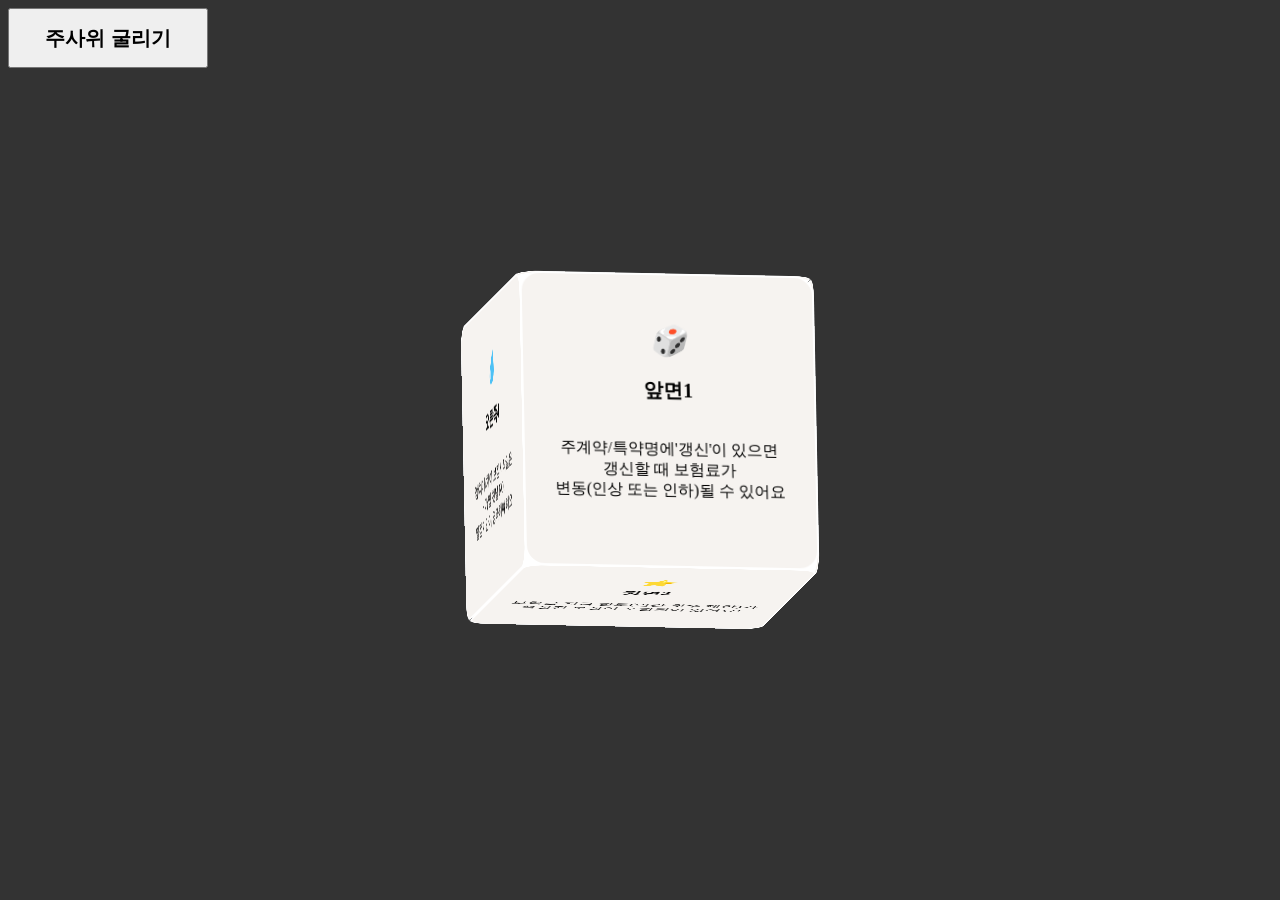
<file: dice_interaction/index.html>
<!DOCTYPE html>
<html lang="en" >
<head>
  <meta charset="UTF-8">
  <meta name="viewport" content="width=device-width, initial-scale=1.0, maximum-scale=1.0, minimum-scale=1.0, user-scalable=no" />
  <title>3D Dice with CSS</title>
  <link rel="stylesheet" href="./style.css">

</head>
<body>
<!-- partial:index.partial.html -->
<div class="diceWrap">
  <div class="dice">
    <div class="diceFace front">
      <div class="inner">
        <i class="icon">🎲</i>
        <h3>앞면1</h3>
        <p>주계약/특약명에'갱신'이 있으면<br>
          갱신할 때 보험료가<br> 변동(인상 또는 인하)될 수 있어요</p>
      </div>
    </div>
    
    <div class="diceFace up">
      <div class="inner">
      <i class="icon">⭐</i>
      <h3>윗면2</h3>
      <p>보험금 지금 한도(연간 횟수 제한)가<br> 설정된 보장이 포함되어 있어요!</p>
    </div>
    </div>
    
    <div class="diceFace left">
 
    <div class="inner">
      <i class="icon">🔥</i>
      <h3>왼쪽3</h3>
      <p>갱신 시 보험료가<br> 변동(인상/인하)될 수 있어요</p>
    </div>
    </div>
    
    <div class="diceFace right">

    <div class="inner">
      <i class="icon">💧</i>
      <h3>오른쪽4</h3>
      <p>암/치매/치아 보장시작일은<br> - 가입 첫날 NO!<br>일정기간이 경과해야 해요</p>
    </div>
    </div>
    
    <div class="diceFace bottom">
          <div class="inner">

      <i class="icon">⚡</i>
      <h3>아래5</h3>
      <p>갱신 시 보험료가<br> 변동(인상/인하)될 수 있는<br> 갱신형 계약이 포함되어 있어요!</p>
    </div>
    </div>
    
    <div class="diceFace back">
 
    <div class="inner">
      <i class="icon">🌿</i>
      <h3>뒷면6</h3>
      <p>보장 시작일까지 N일이 남았습니다.</p>
    </div>
    </div>
  </div>
</div>



<div class="button">
  <button class="rollBtn">주사위 굴리기</button>
</div>

<!-- partial -->
  <script src='https://cdnjs.cloudflare.com/ajax/libs/jquery/3.5.1/jquery.min.js'></script>
  <script  src="./script.js"></script>

</body>
</html>
</file>
<file: dice_interaction/style.css>
html {
  font-size: 10px;
  -webkit-touch-callout: none;
  -webkit-user-select: none;
  -khtml-user-select: none;
  -moz-user-select: none;
  -ms-user-select: none;
  user-select: none;
  -webkit-tap-highlight-color: rgba(0, 0, 0, 0);
  -webkit-user-drag: none;
  /* user-drag: none; */
  outline: none;
}

.diceFace {
  box-sizing: border-box;
  position: absolute;
  width:30rem;
  height: 30rem;
  background-color: #f6f3f0;
  border: 0.2rem solid #ffffff;
  border-radius: 2rem;
  transform-style: preserve-3d;
  transition: 0.5s;
  display: flex;
  align-items: center;
  justify-content: center;
  text-align: center;
  transform-origin: center;
}

.diceFace::before {
  position: absolute;
  content: "";
  width: 100%;
  height: 100%;
  background-color: #ffffff;
  border-radius: 2rem;
  transform: translateZ(-0.1rem);
}

.diceFace > .inner{
  display: flex;
  flex-direction: column;
  align-items: center;
  justify-content: center;
}


.front {
  transform: translateZ(15rem);
}


.up {
  transform: rotateX(90deg) translateZ(15rem);
}


.left {
  transform: rotateY(-90deg) translateZ(15rem);
}



.right {
  transform: rotateY(90deg) translateZ(15rem);
}



.bottom {
  transform: rotateX(-90deg) translateZ(15rem);
}


.back {
  transform: rotateX(180deg) translateZ(15rem);
}



.dice {
  position: absolute;
  width: 30rem;
  height: 30rem;
  top: calc(50% - 15rem);
  left: calc(50% - 15rem);
  transform-style: preserve-3d;
  transform: rotate3d(0, 0.9, 0.9, 90deg);
  transition: 0.5s cubic-bezier(0.42, 1.57, 0.62, 0.86);
}


.dice.throw {
  animation: rotateDice 0.7s ease-in reverse, throwDice 1s linear;
}

.diceWrap {
  position: absolute;
  width: 20rem;
  height: 20rem;
  top: calc(50% - 10rem);
  left: calc(50% - 10rem);
}

.diceWrap::before {
  position: absolute;
  content: "";
  width: 70%;
  height: 10%;
  top: 90%;
  left: 15%;
  background: rgba(0, 0, 0, 0.2);
  border-radius: 100%;
  filter: blur(1rem);
}


.diceFace:not(.back) .inner{
  transform: rotateY(180deg) rotateX(180deg);
}
.diceFace .inner > .icon{
  font-size: 3rem;
}
.diceFace .inner > h3{
  font-size: 2rem;
}
.diceFace .inner > p{
  font-size: 1.6rem;
}

input[type="range"] {
  width: 300px;
  margin-top: 20px;
}


.diceFace.bottom inner{}

@keyframes rotateDice {
  30% {
    transform: rotate3d(1, 1, 1, 0deg);
  }
  100% {
    transform: rotate3d(1, 1, 1, 720deg);
  }
}

@keyframes rotatePerFace {
  16% {
    transform: rotate3d(-0.1, 0.6, -0.4, 180deg);
  }
  32% {
    transform: rotate3d(-0.85, -0.42, 0.73, 180deg);
  }
  48% {
    transform: rotate3d(-0.8, 0.3, -0.75, 180deg);
  }
  64% {
    transform: rotate3d(0.3, 0.45, 0.9, 180deg);
  }
  80% {
    transform: rotate3d(-0.16, 0.6, 0.18, 180deg);
  }
  100% {
    transform: rotate3d(-0.1, 0.3, -1, 180deg);
  }
}

@keyframes throwDice {
  20% {
    margin-top: -10rem;
  }
  40% {
    margin-top: 0px;
  }
  60% {
    margin-top: -3rem;
  }
  80% {
    margin-top: 0px;
  }
  85% {
    margin-top: -1rem;
  }
  90% {
    margin-top: 0px;
  }
  95% {
    margin-top: -0.3rem;
  }
  100% {
    margin-top: 0px;
  }
}

body {
  background-color: #333;
}

.controller {
  position: absolute;
  width: 20rem;
  padding: 2rem;
  bottom: 0;
  right: 0;
  background-color: rgba(0, 0, 0, 0.5);
  color: white;
  text-align: center;
  line-height: 4rem;
}
.rollBtn{height: 6rem;font-size: 2rem;padding: 0.8rem 2rem;font-weight: bold;width: 20rem}
</file>
